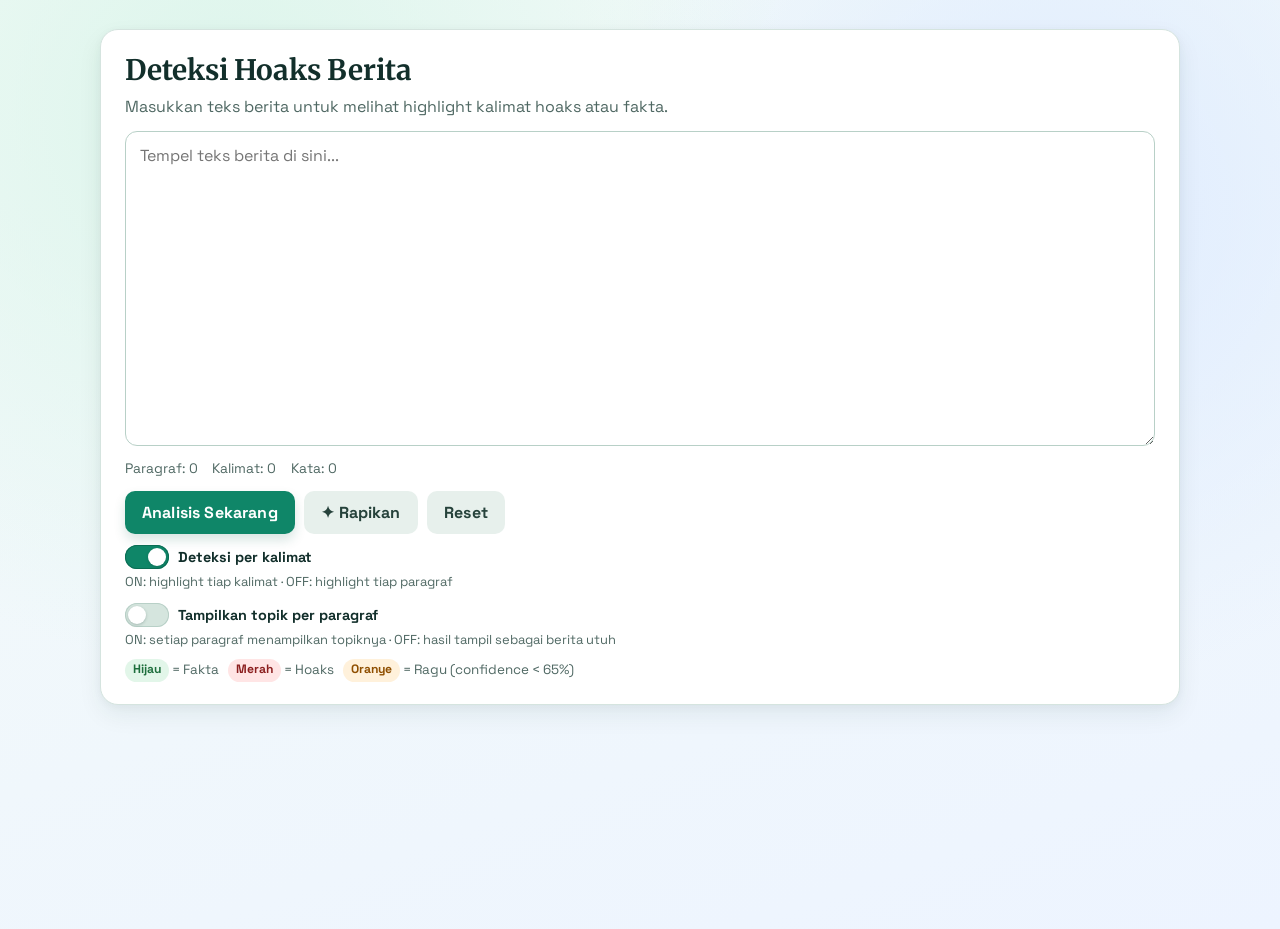
<file: public/index.html>
<!--
  Halaman utama aplikasi Deteksi Hoaks Berita.

  Berisi form input teks berita, area hasil highlight per kalimat/paragraf,
  serta panel rincian confidence per kalimat/paragraf. Logika interaktif
  ditangani oleh app.js.
-->
<!doctype html>
<html lang="id">
  <head>
    <!-- Metadata halaman, preconnect font Google, dan pemuatan stylesheet -->
    <meta charset="UTF-8" />
    <meta name="viewport" content="width=device-width, initial-scale=1.0" />
    <title>Deteksi Hoaks Berita</title>
    <link rel="preconnect" href="https://fonts.googleapis.com" />
    <link rel="preconnect" href="https://fonts.gstatic.com" crossorigin />
    <link
      href="https://fonts.googleapis.com/css2?family=Merriweather:wght@400;700&family=Space+Grotesk:wght@400;500;700&display=swap"
      rel="stylesheet"
    />
    <link rel="stylesheet" href="styles.css" />
  </head>
  <body>
    <main class="app-container">
      <!-- Bagian formulir input: tempat pengguna menempelkan teks berita
           dan mengatur opsi mode deteksi sebelum menekan tombol analisis -->
      <section class="card input-section">
        <h1>Deteksi Hoaks Berita</h1>
        <p class="subtitle">
          Masukkan teks berita untuk melihat highlight kalimat hoaks atau fakta.
        </p>

        <textarea
          id="newsText"
          rows="12"
          placeholder="Tempel teks berita di sini..."
        ></textarea>

        <div id="inputStats" class="input-stats">
          <span id="statParagraphs">Paragraf: 0</span>
          <span id="statSentences">Kalimat: 0</span>
          <span id="statWords">Kata: 0</span>
        </div>

        <div class="action-row">
          <button id="detectBtn" type="button" class="btn btn-primary">
            <span id="detectLabel">Analisis Sekarang</span>
            <span
              id="detectSpinner"
              class="spinner hidden"
              aria-hidden="true"
            ></span>
          </button>
          <button
            id="rapikanBtn"
            type="button"
            class="btn btn-secondary"
            title="Gabungkan baris terputus akibat copy-paste menjadi paragraf yang mengalir"
          >
            ✦ Rapikan
          </button>
          <button id="resetBtn" type="button" class="btn btn-secondary">
            Reset
          </button>
        </div>

        <!-- Toggle mode highlight: per kalimat (ON) atau per paragraf (OFF) -->
        <div class="topic-toggle-row">
          <label class="topic-toggle" for="sentenceLevelToggle">
            <input type="checkbox" id="sentenceLevelToggle" checked />
            <span class="topic-toggle-switch" aria-hidden="true"></span>
            <span class="topic-toggle-label">Deteksi per kalimat</span>
          </label>
          <p class="topic-toggle-hint">
            ON: highlight tiap kalimat · OFF: highlight tiap paragraf
          </p>
        </div>

        <!-- Toggle tampilan label topik pada tiap paragraf hasil analisis -->
        <div class="topic-toggle-row">
          <label class="topic-toggle" for="topicToggle">
            <input type="checkbox" id="topicToggle" />
            <span class="topic-toggle-switch" aria-hidden="true"></span>
            <span class="topic-toggle-label">Tampilkan topik per paragraf</span>
          </label>
          <p class="topic-toggle-hint">
            ON: setiap paragraf menampilkan topiknya · OFF: hasil tampil sebagai
            berita utuh
          </p>
        </div>

        <p class="legend-note">
          <span class="legend legend--green">Hijau</span> = Fakta &nbsp;
          <span class="legend legend--red">Merah</span> = Hoaks &nbsp;
          <span class="legend legend--orange">Oranye</span> = Ragu (confidence
          &lt; 65%)
        </p>
      </section>

      <!-- Kotak pesan error; tersembunyi secara default, ditampilkan oleh app.js
           saat request ke backend gagal atau input tidak valid -->
      <section id="errorBox" class="card error-box hidden" role="alert">
        <span id="errorText"></span>
      </section>

      <!-- Area hasil analisis: verdict banner, ringkasan global, dan highlight
           paragraf/kalimat. Seluruh isi di sini dirender secara dinamis oleh app.js -->
      <section id="outputSection" class="card output-section hidden">
        <div id="verdictBanner" class="verdict-banner hidden">
          <div class="verdict-banner__left">
            <div id="verdictIcon" class="verdict-icon" aria-hidden="true"></div>
            <div>
              <div id="verdictLabel" class="verdict-label"></div>
              <div id="verdictConf" class="verdict-conf"></div>
              <!-- Muncul hanya saat verdict di-override oleh RAG (bukan hasil
                   langsung IndoBERT) -- diisi & ditampilkan oleh app.js -->
              <div id="verdictSourceBadge" class="verdict-source-badge hidden"></div>
            </div>
          </div>
          <div id="verdictTopic" class="verdict-topic hidden"></div>
        </div>

        <!-- Penjelasan risiko/verdict (document.risk_explanation dari backend).
             Diberi gaya berbeda saat verdict berasal dari override RAG. -->
        <p id="verdictExplanation" class="verdict-explanation hidden"></p>

        <!-- Daftar artikel cek-fakta (evidence retrieval / RAG) yang paling mirip
             dengan teks yang dianalisis. Sumber data: API resmi Mafindo Antihoax.
             Diisi dinamis oleh app.js, tersembunyi otomatis bila backend tidak
             mengembalikan evidence_matches (mis. RAG belum aktif di backend, atau
             tidak ada artikel yang cukup mirip). -->
        <section id="evidenceSection" class="evidence-section hidden">
          <h3 class="evidence-heading">Artikel cek-fakta terkait (Mafindo TurnBackHoax)</h3>
          <!-- Indikator sekunder jumlah artikel referensi RAG tersimpan di backend.
               Diisi & ditampilkan oleh app.js hanya bila RAG aktif & fetch /health berhasil. -->
          <p id="ragArticleCount" class="rag-article-count hidden"></p>
          <ul id="evidenceList" class="evidence-list"></ul>
        </section>

        <div class="section-divider"></div>

        <h2>Hasil Highlight Inline</h2>
        <div id="globalSummary" class="global-summary"></div>
        <div id="outputParagraphs" class="paragraph-list"></div>
      </section>

      <!-- Panel rincian confidence per kalimat/paragraf (collapsible),
           diisi secara dinamis oleh app.js setelah analisis selesai -->
      <details id="confidenceDetails" class="card confidence-section hidden">
        <summary id="confidenceSummary">Rincian Keyakinan</summary>
        <ul id="confidenceList" class="confidence-list"></ul>
      </details>
    </main>

    <!-- Memuat logika interaktif utama aplikasi (lihat app.js) -->
    <script src="app.js" type="module"></script>
  </body>
</html>
</file>
<file: public/styles.css>
:root {
  --bg-1: #f4fbf8;
  --bg-2: #edf4ff;
  --card: #ffffff;
  --ink: #122f2b;
  --muted: #4f6863;
  --line: #d5e4df;

  --btn: #0f8668;
  --btn-hover: #0b6d54;
  --btn-active: #095943;

  --hl-red-bg: #ffe5e5;
  --hl-red-text: #8b1f1f;
  --hl-green-bg: #e2f6e9;
  --hl-green-text: #1e6f3d;
  --hl-orange-bg: #fff1db;
  --hl-orange-text: #8f4f00;
}

* {
  box-sizing: border-box;
}

body {
  margin: 0;
  min-height: 100vh;
  font-family: "Space Grotesk", sans-serif;
  color: var(--ink);
  background:
    radial-gradient(circle at 18% 12%, #dcf5eb 0%, transparent 42%),
    radial-gradient(circle at 82% 22%, #deebff 0%, transparent 38%),
    linear-gradient(160deg, var(--bg-1), var(--bg-2));
}

.app-container {
  width: min(1080px, 92vw);
  margin: 1.8rem auto 3rem;
  display: grid;
  gap: 1rem;
}

.card {
  background: var(--card);
  border: 1px solid var(--line);
  border-radius: 18px;
  padding: 1.4rem 1.5rem;
  box-shadow:
    0 10px 24px rgba(18, 50, 44, 0.07),
    0 2px 8px rgba(18, 50, 44, 0.04);
}

/* ── Input Section ── */
.input-section h1 {
  margin: 0;
  font-family: "Merriweather", serif;
  font-size: clamp(1.42rem, 2.2vw, 2rem);
  line-height: 1.28;
}

.subtitle {
  margin: 0.4rem 0 0.8rem;
  color: var(--muted);
  line-height: 1.45;
}

textarea,
button {
  font: inherit;
}

textarea {
  width: 100%;
  border: 1px solid #b8d0c7;
  border-radius: 12px;
  padding: 0.78rem 0.86rem;
  background: #fff;
  color: var(--ink);
  resize: vertical;
  line-height: 1.5;
  min-height: 210px;
  transition:
    border-color 160ms ease,
    box-shadow 160ms ease;
}

textarea:focus {
  outline: none;
  border-color: #2d9f83;
  box-shadow: 0 0 0 4px rgba(45, 159, 131, 0.14);
}

.action-row {
  margin-top: 0.85rem;
  display: flex;
  gap: 0.6rem;
  flex-wrap: wrap;
}

.topic-toggle-row {
  margin-top: 0.7rem;
  display: grid;
  gap: 0.28rem;
}

.topic-toggle {
  display: inline-flex;
  align-items: center;
  gap: 0.58rem;
  width: fit-content;
  cursor: pointer;
  user-select: none;
  color: var(--ink);
  font-weight: 700;
}

.topic-toggle input {
  position: absolute;
  width: 1px;
  height: 1px;
  opacity: 0;
  pointer-events: none;
}

.topic-toggle-switch {
  width: 44px;
  height: 24px;
  border-radius: 999px;
  background: #d5e5de;
  box-shadow: inset 0 0 0 1px #b8d0c7;
  position: relative;
  transition:
    background 160ms ease,
    box-shadow 160ms ease;
}

.topic-toggle-switch::after {
  content: "";
  position: absolute;
  top: 3px;
  left: 3px;
  width: 18px;
  height: 18px;
  border-radius: 999px;
  background: #fff;
  box-shadow: 0 1px 3px rgba(16, 53, 46, 0.25);
  transition: transform 160ms ease;
}

.topic-toggle input:checked + .topic-toggle-switch {
  background: #0f8668;
  box-shadow: inset 0 0 0 1px #0b6d54;
}

.topic-toggle input:checked + .topic-toggle-switch::after {
  transform: translateX(20px);
}

.topic-toggle input:focus-visible + .topic-toggle-switch {
  box-shadow:
    0 0 0 3px rgba(45, 159, 131, 0.2),
    inset 0 0 0 1px #0b6d54;
}

.topic-toggle-label {
  font-size: 0.9rem;
}

.topic-toggle-hint {
  margin: 0;
  color: var(--muted);
  font-size: 0.81rem;
  line-height: 1.4;
}

.input-stats {
  margin-top: 0.55rem;
  display: flex;
  gap: 0.9rem;
  flex-wrap: wrap;
  color: var(--muted);
  font-size: 0.86rem;
}

.legend-note {
  margin: 0.6rem 0 0;
  color: var(--muted);
  font-size: 0.84rem;
  line-height: 1.45;
}

.legend {
  display: inline-flex;
  align-items: center;
  border-radius: 999px;
  padding: 0.16rem 0.5rem;
  font-size: 0.76rem;
  font-weight: 700;
  vertical-align: middle;
}

.legend--green {
  background: var(--hl-green-bg);
  color: var(--hl-green-text);
}
.legend--red {
  background: var(--hl-red-bg);
  color: var(--hl-red-text);
}
.legend--orange {
  background: var(--hl-orange-bg);
  color: var(--hl-orange-text);
}

/* ── Buttons ── */
.btn {
  border: 0;
  border-radius: 10px;
  padding: 0.68rem 1.06rem;
  cursor: pointer;
  font-weight: 700;
  letter-spacing: 0.01em;
  transition:
    transform 120ms ease,
    background 120ms ease,
    box-shadow 120ms ease;
}

.btn-primary {
  background: var(--btn);
  color: #fff;
  box-shadow: 0 6px 12px rgba(14, 93, 72, 0.16);
  display: inline-flex;
  align-items: center;
  gap: 0.4rem;
}

.btn-primary:hover:not(:disabled) {
  background: var(--btn-hover);
  transform: translateY(-1px);
}

.btn-primary:active:not(:disabled) {
  background: var(--btn-active);
  transform: translateY(0);
}

.btn-secondary {
  background: #e7f0ec;
  color: #26423b;
}
.btn-secondary:hover:not(:disabled) {
  background: #d6e9e1;
}
button:disabled {
  opacity: 0.62;
  cursor: not-allowed;
}

.spinner {
  width: 14px;
  height: 14px;
  border-radius: 999px;
  border: 2px solid rgba(255, 255, 255, 0.55);
  border-top-color: #ffffff;
  animation: spin 0.7s linear infinite;
  margin-left: 2px;
}

@keyframes spin {
  to {
    transform: rotate(360deg);
  }
}
.hidden {
  display: none !important;
}

/* ── Error Box ── */
.error-box {
  border-color: #f0b3b3;
  background: #fff0f0;
  color: #8d2121;
  font-weight: 600;
}

/* ── Output Section ── */
.output-section h2 {
  margin: 0 0 0.5rem;
}

/* ── Verdict Banner ── */
.verdict-banner {
  display: flex;
  align-items: center;
  justify-content: space-between;
  flex-wrap: wrap;
  gap: 12px;
  padding: 1rem 1.1rem;
  border-radius: 12px;
  border: 1px solid;
  margin-bottom: 0;
}

.verdict-banner--hoaks {
  background: #fff0f0;
  border-color: #f0b3b3;
}

.verdict-banner--fakta {
  background: #f0fff4;
  border-color: #a7d9b5;
}

.verdict-banner__left {
  display: flex;
  align-items: center;
  gap: 12px;
}

.verdict-icon {
  font-size: 1.6rem;
  line-height: 1;
  width: 42px;
  height: 42px;
  display: flex;
  align-items: center;
  justify-content: center;
  border-radius: 50%;
}

.verdict-banner--hoaks .verdict-icon {
  background: #ffd5d5;
  color: #8b1f1f;
}
.verdict-banner--fakta .verdict-icon {
  background: #d0f0da;
  color: #1e6f3d;
}

.verdict-label {
  font-family: "Merriweather", serif;
  font-size: 1.15rem;
  font-weight: 700;
  line-height: 1.2;
}

.verdict-banner--hoaks .verdict-label {
  color: #8b1f1f;
}
.verdict-banner--fakta .verdict-label {
  color: #1e6f3d;
}

.verdict-conf {
  font-size: 0.8rem;
  color: var(--muted);
  margin-top: 2px;
}

/* ── Verdict Source Badge (muncul hanya saat verdict di-override RAG) ── */
.verdict-source-badge {
  display: inline-flex;
  align-items: center;
  gap: 0.3rem;
  width: fit-content;
  margin-top: 0.4rem;
  padding: 0.14rem 0.55rem;
  border-radius: 999px;
  font-size: 0.72rem;
  font-weight: 700;
  background: var(--hl-orange-bg);
  color: var(--hl-orange-text);
}

/* ── Verdict Explanation (document.risk_explanation) ── */
.verdict-explanation {
  margin: 0.7rem 0 0;
  padding: 0.6rem 0.75rem;
  border-radius: 10px;
  border-left: 3px solid var(--line);
  background: #f7fbf9;
  color: var(--muted);
  font-size: 0.83rem;
  line-height: 1.55;
}

.verdict-explanation--override {
  border-left-color: #d98c00;
  background: var(--hl-orange-bg);
  color: var(--hl-orange-text);
}

.verdict-topic {
  font-size: 0.8rem;
  color: var(--muted);
  background: #f4f8f6;
  border: 1px solid var(--line);
  border-radius: 999px;
  padding: 4px 12px;
  white-space: nowrap;
}

.section-divider {
  height: 1px;
  background: var(--line);
  margin: 1rem 0 0.9rem;
}

/* ── Evidence Section (artikel cek-fakta TurnBackHoax terkait) ── */
.evidence-section {
  margin-top: 0.9rem;
}

.evidence-heading {
  margin: 0 0 0.55rem;
  font-size: 0.86rem;
  font-weight: 700;
  color: var(--muted);
  text-transform: uppercase;
  letter-spacing: 0.05em;
}

.rag-article-count {
  margin: -0.25rem 0 0.55rem;
  font-size: 0.78rem;
  color: var(--muted);
}

.evidence-list {
  margin: 0;
  padding: 0;
  list-style: none;
  display: grid;
  gap: 0.55rem;
}

.evidence-item {
  display: flex;
  align-items: flex-start;
  justify-content: space-between;
  gap: 0.7rem;
  border: 1px solid var(--line);
  border-radius: 12px;
  padding: 0.62rem 0.78rem;
  background: #f7fbf9;
}

/* Item evidence yang jadi pemicu override verdict RAG (lihat renderEvidence
   di app.js) -- diberi aksen warna berbeda supaya langsung terlihat. */
.evidence-item--override {
  border-color: #d98c00;
  background: var(--hl-orange-bg);
}

.evidence-item__override-tag {
  display: inline-block;
  margin-top: 0.32rem;
  padding: 0.08rem 0.5rem;
  border-radius: 999px;
  font-size: 0.7rem;
  font-weight: 700;
  background: #ffe0ab;
  color: var(--hl-orange-text);
}

.evidence-item__main {
  min-width: 0;
}

.evidence-item__title {
  display: block;
  font-size: 0.87rem;
  font-weight: 600;
  color: var(--ink);
  text-decoration: none;
  line-height: 1.42;
}

.evidence-item__title:hover {
  color: var(--btn);
  text-decoration: underline;
}

.evidence-item__meta {
  margin-top: 0.32rem;
  display: flex;
  align-items: center;
  gap: 0.55rem;
  flex-wrap: wrap;
  font-size: 0.75rem;
  color: var(--muted);
}

.evidence-item__badge {
  flex-shrink: 0;
}

/* ── Global Summary ── */
.global-summary {
  margin: 0 0 0.8rem;
  font-size: 0.85rem;
  color: var(--muted);
  font-weight: 600;
  padding: 0.55rem 0.7rem;
  background: #f4f8f6;
  border-radius: 8px;
  border: 1px solid var(--line);
}

/* ── Paragraph List ── */
.paragraph-list {
  display: grid;
  gap: 0.8rem;
}

.paragraph-block {
  border: 1px solid var(--line);
  border-radius: 12px;
  padding: 0.78rem 0.86rem;
  background: linear-gradient(180deg, #ffffff 0%, #fbfefd 100%);
}

.paragraph-meta {
  margin: 0 0 0.45rem;
  font-size: 0.88rem;
  color: var(--muted);
  font-weight: 600;
}

.paragraph-text {
  margin: 0;
  line-height: 1.74;
}

/* ── Highlights ── */
.hl {
  display: inline;
  border-radius: 7px;
  padding: 0.08rem 0.28rem;
  -webkit-box-decoration-break: clone;
  box-decoration-break: clone;
}

.hl--green {
  background: var(--hl-green-bg);
  color: var(--hl-green-text);
}
.hl--red {
  background: var(--hl-red-bg);
  color: var(--hl-red-text);
}
.hl--orange {
  background: var(--hl-orange-bg);
  color: var(--hl-orange-text);
}

/* ── Confidence Details ── */
.confidence-section summary {
  cursor: pointer;
  font-weight: 700;
  list-style: none;
  padding: 0.1rem 0;
  display: flex;
  align-items: center;
  gap: 0.4rem;
}

.confidence-section summary::-webkit-details-marker {
  display: none;
}
.confidence-section summary::after {
  content: "+";
  margin-left: auto;
  color: var(--muted);
  font-weight: 700;
}
.confidence-section[open] summary::after {
  content: "–";
}
.confidence-section[open] summary {
  margin-bottom: 0.65rem;
}

.confidence-list {
  margin: 0;
  padding: 0;
  list-style: none;
  display: grid;
  gap: 0.6rem;
}

.confidence-item {
  border: 1px solid var(--line);
  border-radius: 12px;
  padding: 0.65rem 0.75rem;
  background: linear-gradient(180deg, #ffffff 0%, #fbfefd 100%);
}

.confidence-head {
  display: flex;
  justify-content: space-between;
  align-items: center;
  gap: 0.5rem;
}

.confidence-pos {
  font-size: 0.82rem;
  font-weight: 700;
  color: var(--muted);
}

.confidence-badge {
  border-radius: 999px;
  padding: 0.14rem 0.48rem;
  font-size: 0.76rem;
  font-weight: 700;
}

.badge--green {
  background: var(--hl-green-bg);
  color: var(--hl-green-text);
}
.badge--red {
  background: var(--hl-red-bg);
  color: var(--hl-red-text);
}
.badge--orange {
  background: var(--hl-orange-bg);
  color: var(--hl-orange-text);
}

.confidence-metrics {
  margin-top: 0.45rem;
  display: grid;
  grid-template-columns: repeat(3, minmax(0, 1fr));
  gap: 0.35rem;
  font-size: 0.8rem;
  color: #2e4e47;
  font-family: ui-monospace, SFMono-Regular, Menlo, Consolas, monospace;
}

.confidence-metric {
  padding: 0.22rem 0.35rem;
  border-radius: 8px;
  background: #f4f8f6;
}

.confidence-text {
  margin: 0.5rem 0 0;
  font-size: 0.87rem;
  color: #36574f;
  line-height: 1.55;
  word-break: break-word;
}

/* ── Responsive ── */
@media (max-width: 720px) {
  .app-container {
    width: 94vw;
    margin-top: 1rem;
  }
  .card {
    padding: 1rem 1.05rem;
  }
  .action-row .btn {
    flex: 1 1 100%;
  }
  .confidence-head {
    align-items: flex-start;
    flex-direction: column;
  }
  .confidence-metrics {
    grid-template-columns: 1fr;
  }
  .verdict-banner {
    flex-direction: column;
    align-items: flex-start;
  }
}
</file>
